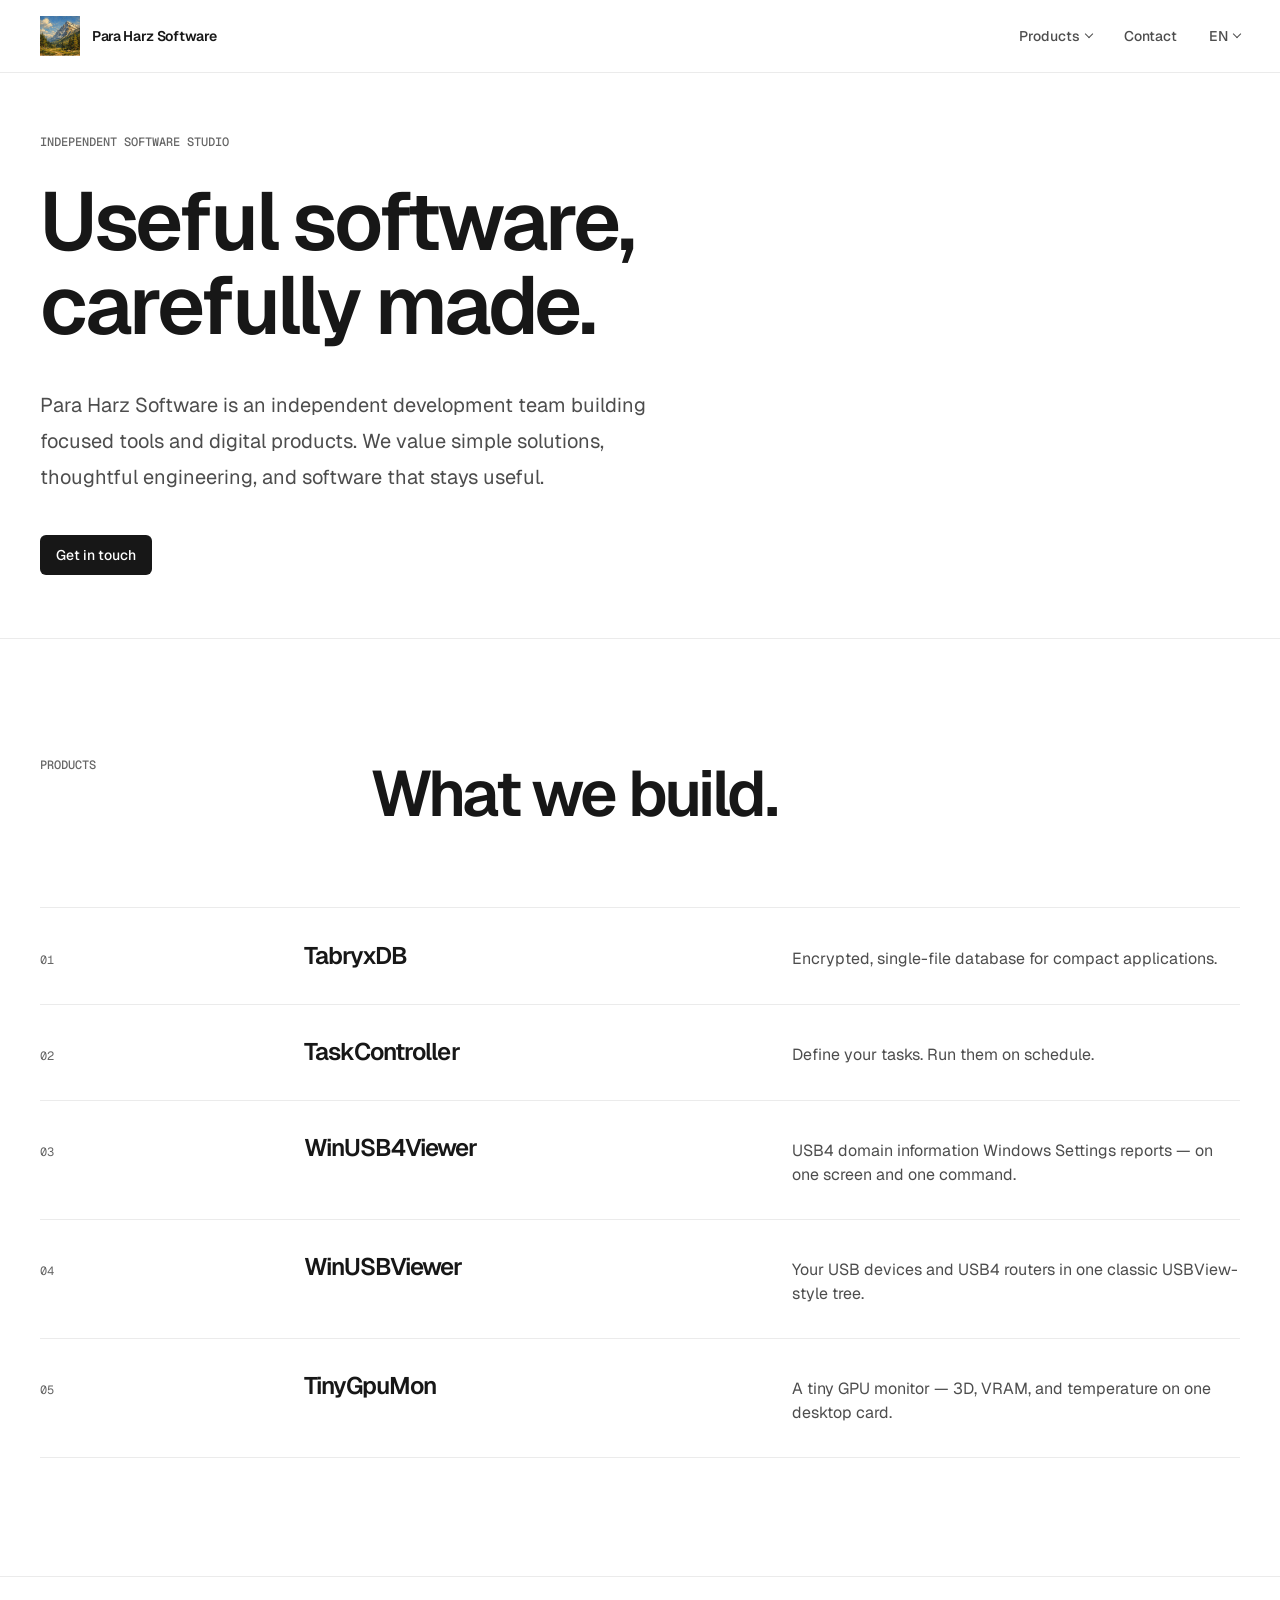
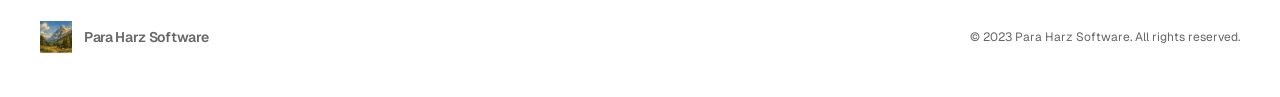
<file: index.html>
<!doctype html>
<html lang="en">
<head>
  <meta charset="UTF-8">
  <meta name="viewport" content="width=device-width, initial-scale=1.0">
  <meta name="description" content="Para Harz Software is an independent team building focused, dependable software.">
  <title>Para Harz Software — Independent software studio</title>
  <link rel="icon" type="image/x-icon" href="favicon.ico">
  <link rel="apple-touch-icon" href="images/Logo.PNG">
  <link rel="preconnect" href="https://fonts.googleapis.com">
  <link rel="preconnect" href="https://fonts.gstatic.com" crossorigin>
  <link href="https://fonts.googleapis.com/css2?family=Geist+Mono:wght@400;500&family=Geist:wght@400;500;600&display=swap" rel="stylesheet">
  <link rel="stylesheet" href="style.css">
</head>
<body>
  <header class="site-header">
    <nav class="nav container" aria-label="Main navigation">
      <a class="brand" href="#top" aria-label="Para Harz Software home">
        <img src="images/Logo.PNG" alt="" width="40" height="40">
        <span>Para Harz Software</span>
      </a>

      <button class="menu-toggle" type="button" aria-expanded="false" aria-controls="nav-links">
        <span class="sr-only">Open navigation menu</span>
        <span></span>
        <span></span>
      </button>

      <div class="nav-links" id="nav-links">
        <div class="nav-dropdown">
          <button class="dropdown-toggle" type="button" aria-expanded="false" aria-controls="products-menu">
            Products
            <span class="dropdown-chevron" aria-hidden="true"></span>
          </button>
          <div class="dropdown-menu" id="products-menu">
            <a href="products/tabryxdb.html">TabryxDB</a>
            <a href="products/taskcontroller.html">TaskController</a>
            <a href="products/winusb4viewer.html">WinUSB4Viewer</a>
            <a href="products/winusbviewer.html">WinUSBViewer</a>
            <a href="products/tinygpumon.html">TinyGpuMon</a>
          </div>
        </div>
        <a href="mailto:hello@paraharz.com">Contact</a>
        <div class="nav-dropdown language-dropdown">
          <button class="dropdown-toggle" type="button" aria-expanded="false" aria-controls="language-menu">
            EN
            <span class="dropdown-chevron" aria-hidden="true"></span>
          </button>
          <div class="dropdown-menu" id="language-menu">
            <a href="index.html" lang="en" aria-current="page">English</a>
            <a href="de.html" lang="de">Deutsch</a>
          </div>
        </div>
      </div>
    </nav>
  </header>

  <main id="top">
    <section class="hero container">
      <p class="eyebrow">INDEPENDENT SOFTWARE STUDIO</p>
      <h1>Useful software,<br>carefully made.</h1>
      <p class="hero-copy">
        Para Harz Software is an independent development team building focused tools and
        digital products. We value simple solutions, thoughtful engineering, and software that stays useful.
      </p>
      <div class="hero-actions">
        <a class="button button-primary" href="mailto:hello@paraharz.com">Get in touch</a>
      </div>
    </section>

    <section class="section" id="products">
      <div class="container">
        <div class="section-heading">
          <p class="section-label">PRODUCTS</p>
          <h2>What we build.</h2>
        </div>
        <div class="service-list">
          <a class="service-row" href="products/tabryxdb.html">
            <span class="service-number">01</span>
            <h3>TabryxDB</h3>
            <p>Encrypted, single-file database for compact applications.</p>
          </a>
          <a class="service-row" href="products/taskcontroller.html">
            <span class="service-number">02</span>
            <h3>TaskController</h3>
            <p>Define your tasks. Run them on schedule.</p>
          </a>
          <a class="service-row" href="products/winusb4viewer.html">
            <span class="service-number">03</span>
            <h3>WinUSB4Viewer</h3>
            <p>USB4 domain information Windows Settings reports — on one screen and one command.</p>
          </a>
          <a class="service-row" href="products/winusbviewer.html">
            <span class="service-number">04</span>
            <h3>WinUSBViewer</h3>
            <p>Your USB devices and USB4 routers in one classic USBView-style tree.</p>
          </a>
          <a class="service-row" href="products/tinygpumon.html">
            <span class="service-number">05</span>
            <h3>TinyGpuMon</h3>
            <p>A tiny GPU monitor — 3D, VRAM, and temperature on one desktop card.</p>
          </a>
        </div>
      </div>
    </section>

  </main>

  <footer class="site-footer">
    <div class="container footer-inner">
      <div class="footer-brand">
        <img src="images/Logo.PNG" alt="" width="32" height="32">
        <span>Para Harz Software</span>
      </div>
      <p>© 2023 Para Harz Software. All rights reserved.</p>
    </div>
  </footer>

  <script src="main.js"></script>
</body>
</html>
</file>
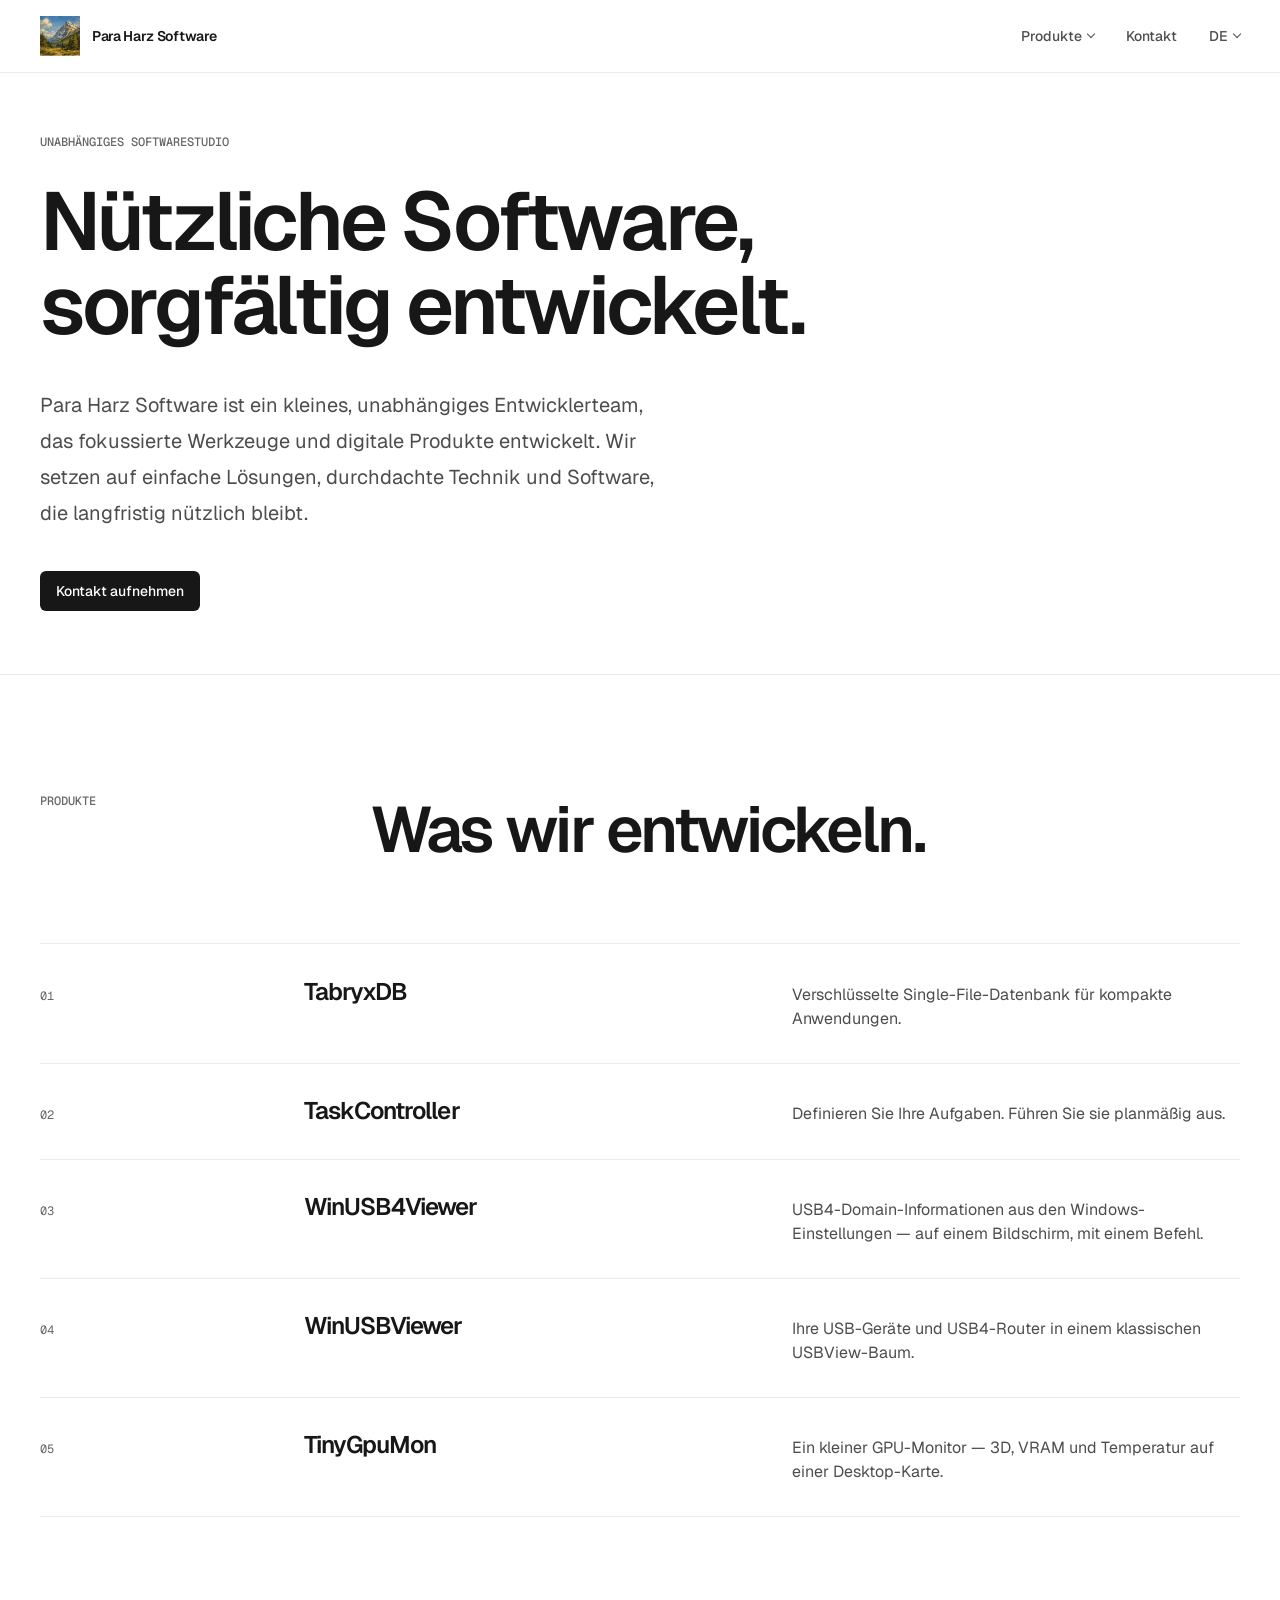
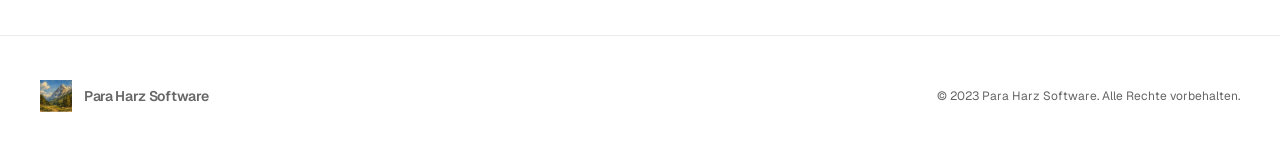
<file: de.html>
<!doctype html>
<html lang="de">
<head>
  <meta charset="UTF-8">
  <meta name="viewport" content="width=device-width, initial-scale=1.0">
  <meta name="description" content="Para Harz Software ist ein kleines, unabhängiges Team, das fokussierte und zuverlässige Software entwickelt.">
  <title>Para Harz Software — Unabhängiges Softwarestudio</title>
  <link rel="icon" type="image/x-icon" href="favicon.ico">
  <link rel="apple-touch-icon" href="images/Logo.PNG">
  <link rel="preconnect" href="https://fonts.googleapis.com">
  <link rel="preconnect" href="https://fonts.gstatic.com" crossorigin>
  <link href="https://fonts.googleapis.com/css2?family=Geist+Mono:wght@400;500&family=Geist:wght@400;500;600&display=swap" rel="stylesheet">
  <link rel="stylesheet" href="style.css">
</head>
<body>
  <header class="site-header">
    <nav class="nav container" aria-label="Hauptnavigation">
      <a class="brand" href="#top" aria-label="Para Harz Software Startseite">
        <img src="images/Logo.PNG" alt="" width="40" height="40">
        <span>Para Harz Software</span>
      </a>

      <button class="menu-toggle" type="button" aria-expanded="false" aria-controls="nav-links">
        <span class="sr-only">Navigationsmenü öffnen</span>
        <span></span>
        <span></span>
      </button>

      <div class="nav-links" id="nav-links">
        <div class="nav-dropdown">
          <button class="dropdown-toggle" type="button" aria-expanded="false" aria-controls="products-menu">
            Produkte
            <span class="dropdown-chevron" aria-hidden="true"></span>
          </button>
          <div class="dropdown-menu" id="products-menu">
            <a href="products/tabryxdb.html">TabryxDB</a>
            <a href="products/taskcontroller.html">TaskController</a>
            <a href="products/winusb4viewer.html">WinUSB4Viewer</a>
            <a href="products/winusbviewer.html">WinUSBViewer</a>
            <a href="products/tinygpumon.html">TinyGpuMon</a>
          </div>
        </div>
        <a href="mailto:hello@paraharz.com">Kontakt</a>
        <div class="nav-dropdown language-dropdown">
          <button class="dropdown-toggle" type="button" aria-expanded="false" aria-controls="language-menu">
            DE
            <span class="dropdown-chevron" aria-hidden="true"></span>
          </button>
          <div class="dropdown-menu" id="language-menu">
            <a href="index.html" lang="en">English</a>
            <a href="de.html" lang="de" aria-current="page">Deutsch</a>
          </div>
        </div>
      </div>
    </nav>
  </header>

  <main id="top">
    <section class="hero container">
      <p class="eyebrow">UNABHÄNGIGES SOFTWARESTUDIO</p>
      <h1>Nützliche Software,<br>sorgfältig entwickelt.</h1>
      <p class="hero-copy">
        Para Harz Software ist ein kleines, unabhängiges Entwicklerteam, das fokussierte Werkzeuge
        und digitale Produkte entwickelt. Wir setzen auf einfache Lösungen, durchdachte Technik und
        Software, die langfristig nützlich bleibt.
      </p>
      <div class="hero-actions">
        <a class="button button-primary" href="mailto:hello@paraharz.com">Kontakt aufnehmen</a>
      </div>
    </section>

    <section class="section" id="produkte">
      <div class="container">
        <div class="section-heading">
          <p class="section-label">PRODUKTE</p>
          <h2>Was wir entwickeln.</h2>
        </div>
        <div class="service-list">
          <a class="service-row" href="products/tabryxdb.html">
            <span class="service-number">01</span>
            <h3>TabryxDB</h3>
            <p>Verschlüsselte Single-File-Datenbank für kompakte Anwendungen.</p>
          </a>
          <a class="service-row" href="products/taskcontroller.html">
            <span class="service-number">02</span>
            <h3>TaskController</h3>
            <p>Definieren Sie Ihre Aufgaben. Führen Sie sie planmäßig aus.</p>
          </a>
          <a class="service-row" href="products/winusb4viewer.html">
            <span class="service-number">03</span>
            <h3>WinUSB4Viewer</h3>
            <p>USB4-Domain-Informationen aus den Windows-Einstellungen — auf einem Bildschirm, mit einem Befehl.</p>
          </a>
          <a class="service-row" href="products/winusbviewer.html">
            <span class="service-number">04</span>
            <h3>WinUSBViewer</h3>
            <p>Ihre USB-Geräte und USB4-Router in einem klassischen USBView-Baum.</p>
          </a>
          <a class="service-row" href="products/tinygpumon.html">
            <span class="service-number">05</span>
            <h3>TinyGpuMon</h3>
            <p>Ein kleiner GPU-Monitor — 3D, VRAM und Temperatur auf einer Desktop-Karte.</p>
          </a>
        </div>
      </div>
    </section>
  </main>

  <footer class="site-footer">
    <div class="container footer-inner">
      <div class="footer-brand">
        <img src="images/Logo.PNG" alt="" width="32" height="32">
        <span>Para Harz Software</span>
      </div>
      <p>© 2023 Para Harz Software. Alle Rechte vorbehalten.</p>
    </div>
  </footer>

  <script src="main.js"></script>
</body>
</html>
</file>
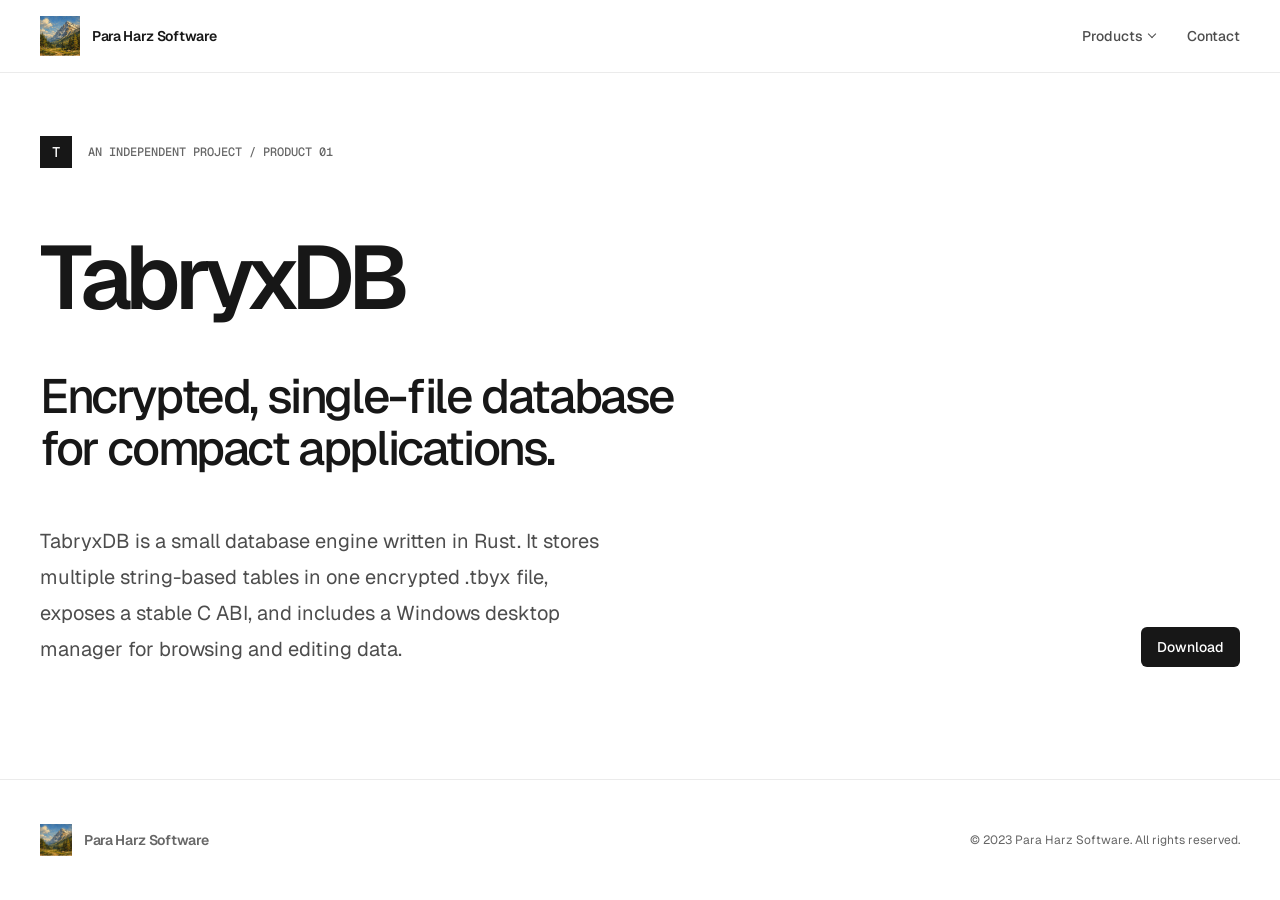
<file: products/tabryxdb.html>
<!doctype html>
<html lang="en">
<head>
  <meta charset="UTF-8">
  <meta name="viewport" content="width=device-width, initial-scale=1.0">
  <meta name="description" content="TabryxDB is an encrypted, single-file database for compact embedded applications.">
  <title>TabryxDB — Para Harz Software</title>
  <link rel="icon" type="image/x-icon" href="../favicon.ico">
  <link rel="apple-touch-icon" href="../images/Logo.PNG">
  <link rel="preconnect" href="https://fonts.googleapis.com">
  <link rel="preconnect" href="https://fonts.gstatic.com" crossorigin>
  <link href="https://fonts.googleapis.com/css2?family=Geist+Mono:wght@400;500&family=Geist:wght@400;500;600&display=swap" rel="stylesheet">
  <link rel="stylesheet" href="../style.css">
</head>
<body>
  <header class="site-header">
    <nav class="nav container" aria-label="Main navigation">
      <a class="brand" href="../index.html" aria-label="Para Harz Software home">
        <img src="../images/Logo.PNG" alt="" width="40" height="40">
        <span>Para Harz Software</span>
      </a>

      <button class="menu-toggle" type="button" aria-expanded="false" aria-controls="nav-links">
        <span class="sr-only">Open navigation menu</span>
        <span></span>
        <span></span>
      </button>

      <div class="nav-links" id="nav-links">
        <div class="nav-dropdown">
          <button class="dropdown-toggle" type="button" aria-expanded="false" aria-controls="products-menu">
            Products
            <span class="dropdown-chevron" aria-hidden="true"></span>
          </button>
          <div class="dropdown-menu" id="products-menu">
            <a href="tabryxdb.html" aria-current="page">TabryxDB</a>
            <a href="taskcontroller.html">TaskController</a>
            <a href="winusb4viewer.html">WinUSB4Viewer</a>
            <a href="winusbviewer.html">WinUSBViewer</a>
            <a href="tinygpumon.html">TinyGpuMon</a>
          </div>
        </div>
        <a href="mailto:hello@paraharz.com">Contact</a>
      </div>
    </nav>
  </header>

  <main id="top">
    <section class="product-hero container">
      <div class="product-identity">
        <span class="product-symbol" aria-hidden="true">T</span>
        <p>AN INDEPENDENT PROJECT / PRODUCT 01</p>
      </div>
      <h1>TabryxDB</h1>
      <p class="product-tagline">Encrypted, single-file database<br>for compact applications.</p>
      <div class="product-intro">
        <p>
          TabryxDB is a small database engine written in Rust. It stores multiple string-based
          tables in one encrypted .tbyx file, exposes a stable C ABI, and includes a Windows
          desktop manager for browsing and editing data.
        </p>
        <a class="button button-primary" href="https://github.com/ParaHarz/TabryxDB/releases" target="_blank" rel="noopener noreferrer">
          Download
        </a>
      </div>
    </section>
  </main>

  <footer class="site-footer">
    <div class="container footer-inner">
      <div class="footer-brand">
        <img src="../images/Logo.PNG" alt="" width="32" height="32">
        <span>Para Harz Software</span>
      </div>
      <p>© 2023 Para Harz Software. All rights reserved.</p>
    </div>
  </footer>

  <script src="../main.js"></script>
</body>
</html>
</file>
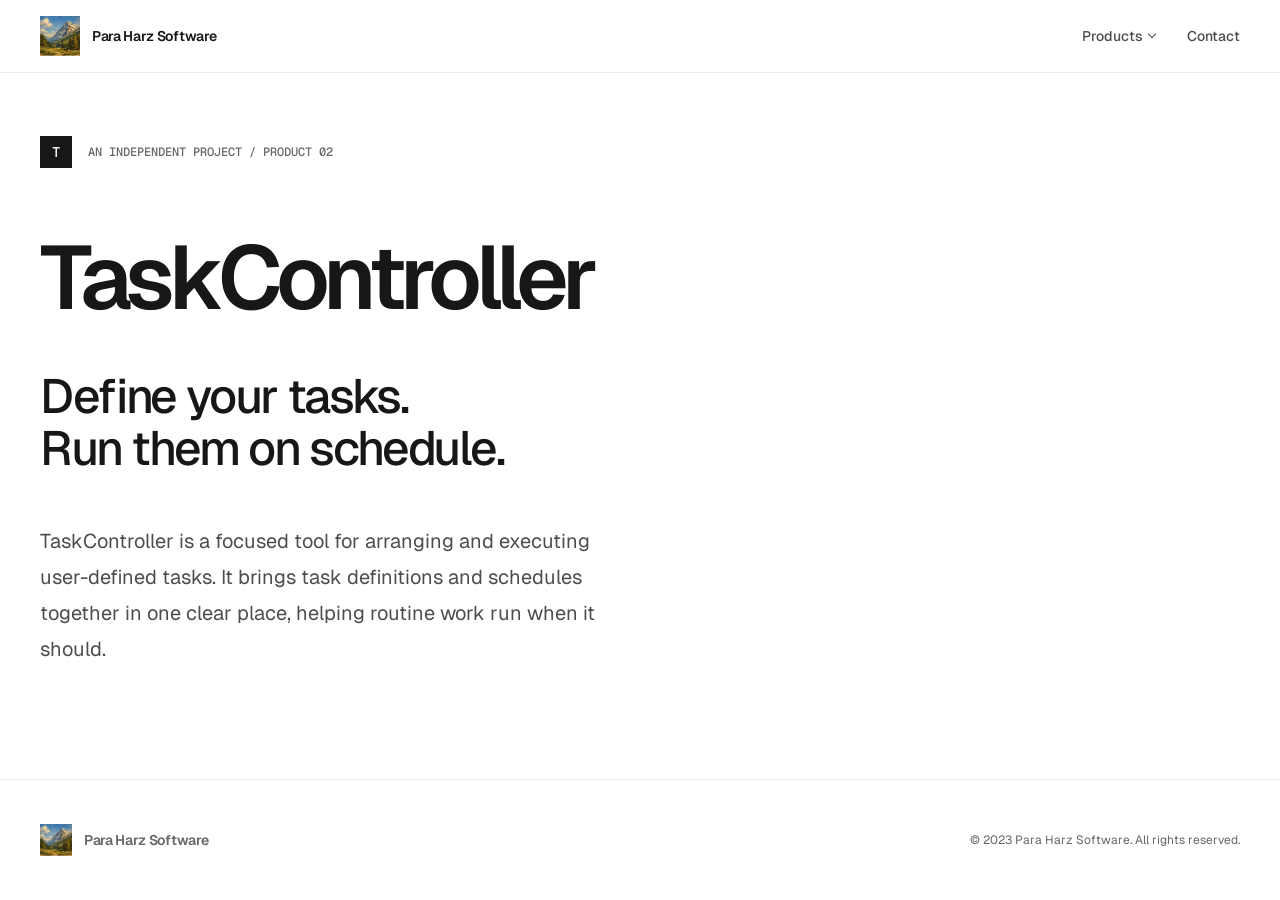
<file: products/taskcontroller.html>
<!doctype html>
<html lang="en">
<head>
  <meta charset="UTF-8">
  <meta name="viewport" content="width=device-width, initial-scale=1.0">
  <meta name="description" content="TaskController helps users schedule and execute their own defined tasks.">
  <title>TaskController — Para Harz Software</title>
  <link rel="icon" type="image/x-icon" href="../favicon.ico">
  <link rel="apple-touch-icon" href="../images/Logo.PNG">
  <link rel="preconnect" href="https://fonts.googleapis.com">
  <link rel="preconnect" href="https://fonts.gstatic.com" crossorigin>
  <link href="https://fonts.googleapis.com/css2?family=Geist+Mono:wght@400;500&family=Geist:wght@400;500;600&display=swap" rel="stylesheet">
  <link rel="stylesheet" href="../style.css">
</head>
<body>
  <header class="site-header">
    <nav class="nav container" aria-label="Main navigation">
      <a class="brand" href="../index.html" aria-label="Para Harz Software home">
        <img src="../images/Logo.PNG" alt="" width="40" height="40">
        <span>Para Harz Software</span>
      </a>

      <button class="menu-toggle" type="button" aria-expanded="false" aria-controls="nav-links">
        <span class="sr-only">Open navigation menu</span>
        <span></span>
        <span></span>
      </button>

      <div class="nav-links" id="nav-links">
        <div class="nav-dropdown">
          <button class="dropdown-toggle" type="button" aria-expanded="false" aria-controls="products-menu">
            Products
            <span class="dropdown-chevron" aria-hidden="true"></span>
          </button>
          <div class="dropdown-menu" id="products-menu">
            <a href="tabryxdb.html">TabryxDB</a>
            <a href="taskcontroller.html" aria-current="page">TaskController</a>
            <a href="winusb4viewer.html">WinUSB4Viewer</a>
            <a href="winusbviewer.html">WinUSBViewer</a>
            <a href="tinygpumon.html">TinyGpuMon</a>
          </div>
        </div>
        <a href="mailto:hello@paraharz.com">Contact</a>
      </div>
    </nav>
  </header>

  <main id="top">
    <section class="product-hero container">
      <div class="product-identity">
        <span class="product-symbol" aria-hidden="true">T</span>
        <p>AN INDEPENDENT PROJECT / PRODUCT 02</p>
      </div>
      <h1>TaskController</h1>
      <p class="product-tagline">Define your tasks.<br>Run them on schedule.</p>
      <div class="product-intro">
        <p>
          TaskController is a focused tool for arranging and executing user-defined tasks.
          It brings task definitions and schedules together in one clear place, helping routine
          work run when it should.
        </p>
      </div>
    </section>
  </main>

  <footer class="site-footer">
    <div class="container footer-inner">
      <div class="footer-brand">
        <img src="../images/Logo.PNG" alt="" width="32" height="32">
        <span>Para Harz Software</span>
      </div>
      <p>© 2023 Para Harz Software. All rights reserved.</p>
    </div>
  </footer>

  <script src="../main.js"></script>
</body>
</html>
</file>
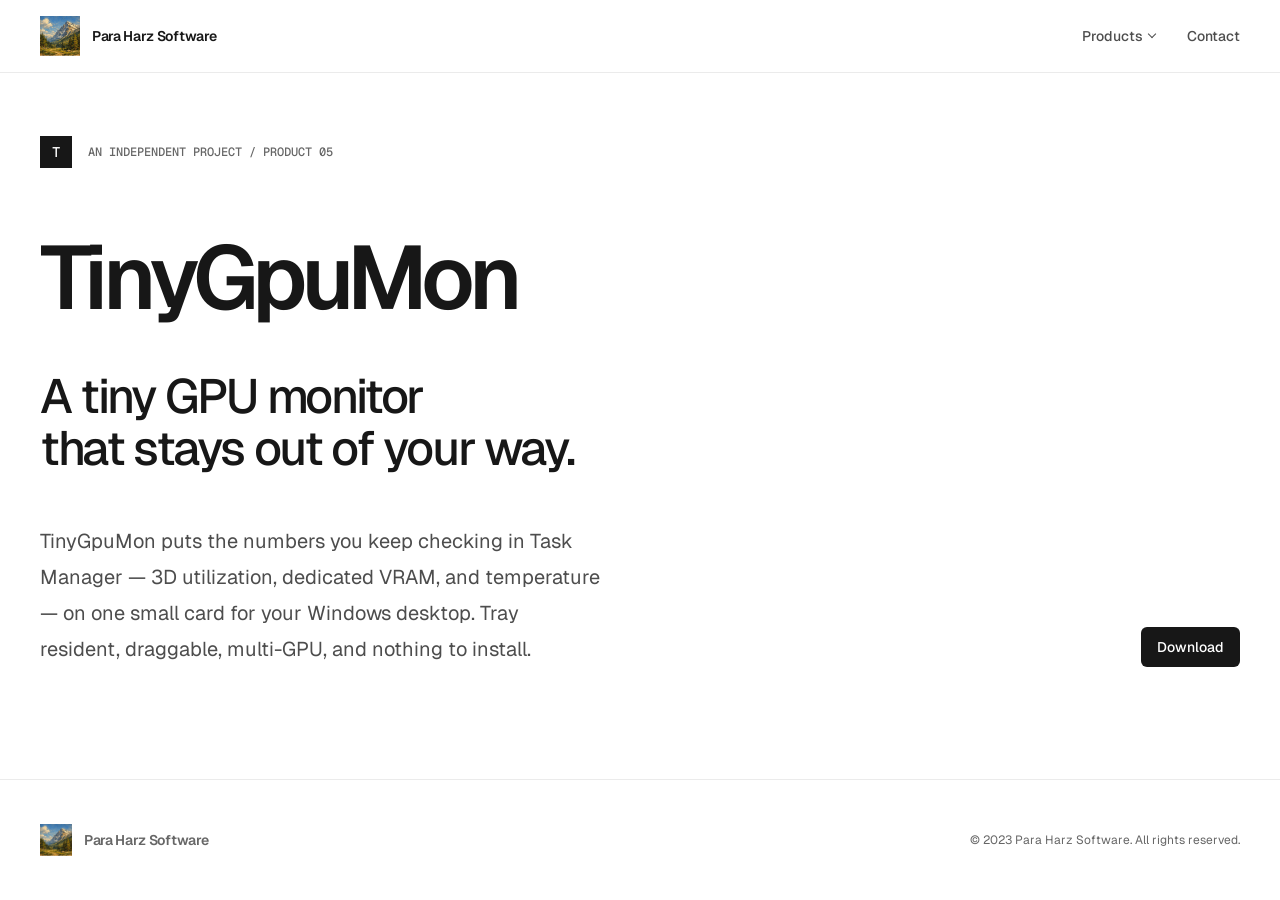
<file: products/tinygpumon.html>
<!doctype html>
<html lang="en">
<head>
  <meta charset="UTF-8">
  <meta name="viewport" content="width=device-width, initial-scale=1.0">
  <meta name="description" content="TinyGpuMon is a tiny, lightweight GPU monitor: 3D utilization, VRAM, and temperature on one small desktop card.">
  <title>TinyGpuMon — Para Harz Software</title>
  <link rel="icon" type="image/x-icon" href="../favicon.ico">
  <link rel="apple-touch-icon" href="../images/Logo.PNG">
  <link rel="preconnect" href="https://fonts.googleapis.com">
  <link rel="preconnect" href="https://fonts.gstatic.com" crossorigin>
  <link href="https://fonts.googleapis.com/css2?family=Geist+Mono:wght@400;500&family=Geist:wght@400;500;600&display=swap" rel="stylesheet">
  <link rel="stylesheet" href="../style.css">
</head>
<body>
  <header class="site-header">
    <nav class="nav container" aria-label="Main navigation">
      <a class="brand" href="../index.html" aria-label="Para Harz Software home">
        <img src="../images/Logo.PNG" alt="" width="40" height="40">
        <span>Para Harz Software</span>
      </a>

      <button class="menu-toggle" type="button" aria-expanded="false" aria-controls="nav-links">
        <span class="sr-only">Open navigation menu</span>
        <span></span>
        <span></span>
      </button>

      <div class="nav-links" id="nav-links">
        <div class="nav-dropdown">
          <button class="dropdown-toggle" type="button" aria-expanded="false" aria-controls="products-menu">
            Products
            <span class="dropdown-chevron" aria-hidden="true"></span>
          </button>
          <div class="dropdown-menu" id="products-menu">
            <a href="tabryxdb.html">TabryxDB</a>
            <a href="taskcontroller.html">TaskController</a>
            <a href="winusb4viewer.html">WinUSB4Viewer</a>
            <a href="winusbviewer.html">WinUSBViewer</a>
            <a href="tinygpumon.html" aria-current="page">TinyGpuMon</a>
          </div>
        </div>
        <a href="mailto:hello@paraharz.com">Contact</a>
      </div>
    </nav>
  </header>

  <main id="top">
    <section class="product-hero container">
      <div class="product-identity">
        <span class="product-symbol" aria-hidden="true">T</span>
        <p>AN INDEPENDENT PROJECT / PRODUCT 05</p>
      </div>
      <h1>TinyGpuMon</h1>
      <p class="product-tagline">A tiny GPU monitor<br>that stays out of your way.</p>
      <div class="product-intro">
        <p>
          TinyGpuMon puts the numbers you keep checking in Task Manager — 3D utilization,
          dedicated VRAM, and temperature — on one small card for your Windows desktop.
          Tray resident, draggable, multi-GPU, and nothing to install.
        </p>
        <a class="button button-primary" href="https://github.com/ParaHarz/TinyGpuMon/releases" target="_blank" rel="noopener noreferrer">
          Download
        </a>
      </div>
    </section>
  </main>

  <footer class="site-footer">
    <div class="container footer-inner">
      <div class="footer-brand">
        <img src="../images/Logo.PNG" alt="" width="32" height="32">
        <span>Para Harz Software</span>
      </div>
      <p>© 2023 Para Harz Software. All rights reserved.</p>
    </div>
  </footer>

  <script src="../main.js"></script>
</body>
</html>
</file>
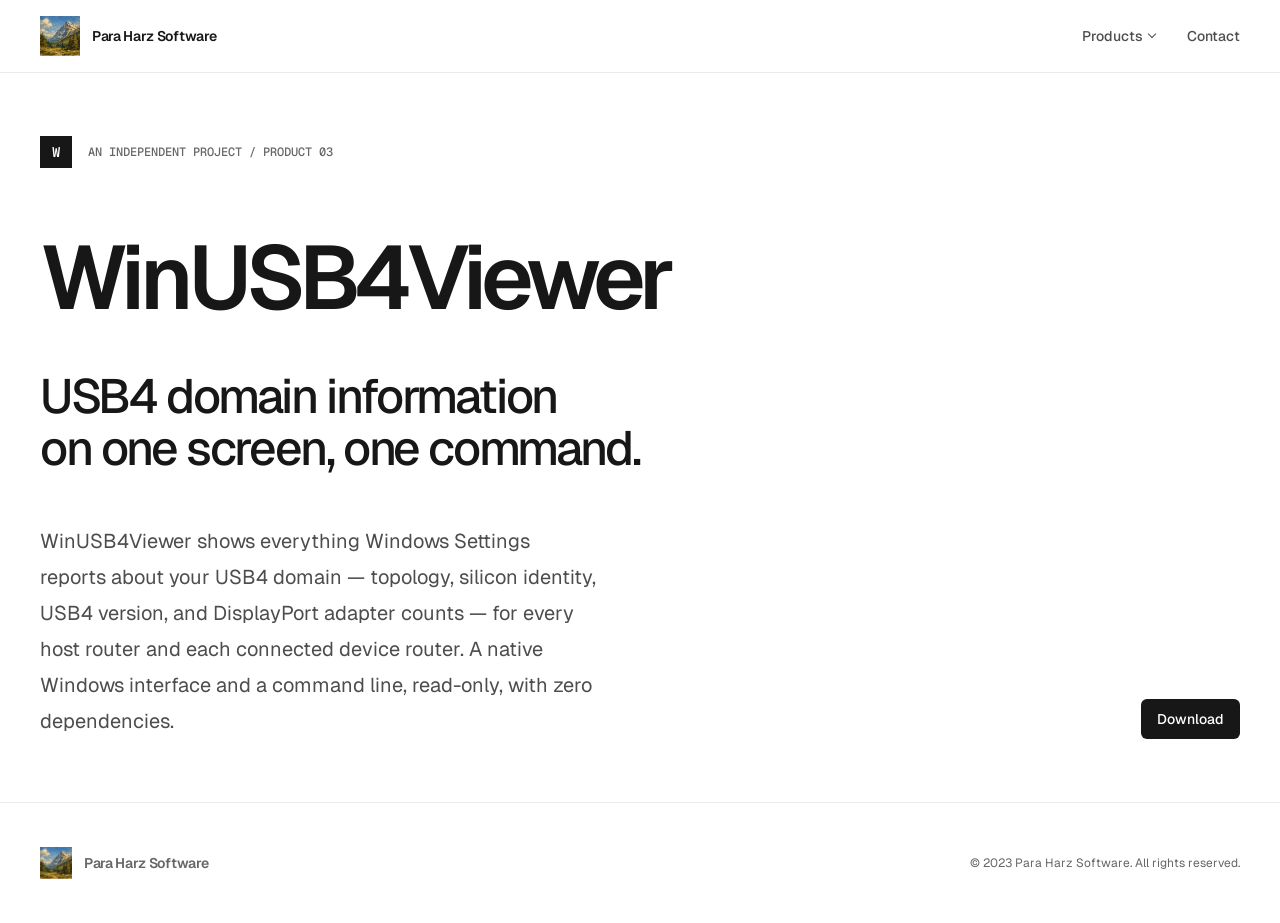
<file: products/winusb4viewer.html>
<!doctype html>
<html lang="en">
<head>
  <meta charset="UTF-8">
  <meta name="viewport" content="width=device-width, initial-scale=1.0">
  <meta name="description" content="WinUSB4Viewer shows the USB4 domain information Windows Settings reports — on one screen and on one command.">
  <title>WinUSB4Viewer — Para Harz Software</title>
  <link rel="icon" type="image/x-icon" href="../favicon.ico">
  <link rel="apple-touch-icon" href="../images/Logo.PNG">
  <link rel="preconnect" href="https://fonts.googleapis.com">
  <link rel="preconnect" href="https://fonts.gstatic.com" crossorigin>
  <link href="https://fonts.googleapis.com/css2?family=Geist+Mono:wght@400;500&family=Geist:wght@400;500;600&display=swap" rel="stylesheet">
  <link rel="stylesheet" href="../style.css">
</head>
<body>
  <header class="site-header">
    <nav class="nav container" aria-label="Main navigation">
      <a class="brand" href="../index.html" aria-label="Para Harz Software home">
        <img src="../images/Logo.PNG" alt="" width="40" height="40">
        <span>Para Harz Software</span>
      </a>

      <button class="menu-toggle" type="button" aria-expanded="false" aria-controls="nav-links">
        <span class="sr-only">Open navigation menu</span>
        <span></span>
        <span></span>
      </button>

      <div class="nav-links" id="nav-links">
        <div class="nav-dropdown">
          <button class="dropdown-toggle" type="button" aria-expanded="false" aria-controls="products-menu">
            Products
            <span class="dropdown-chevron" aria-hidden="true"></span>
          </button>
          <div class="dropdown-menu" id="products-menu">
            <a href="tabryxdb.html">TabryxDB</a>
            <a href="taskcontroller.html">TaskController</a>
            <a href="winusb4viewer.html" aria-current="page">WinUSB4Viewer</a>
            <a href="winusbviewer.html">WinUSBViewer</a>
            <a href="tinygpumon.html">TinyGpuMon</a>
          </div>
        </div>
        <a href="mailto:hello@paraharz.com">Contact</a>
      </div>
    </nav>
  </header>

  <main id="top">
    <section class="product-hero container">
      <div class="product-identity">
        <span class="product-symbol" aria-hidden="true">W</span>
        <p>AN INDEPENDENT PROJECT / PRODUCT 03</p>
      </div>
      <h1>WinUSB4Viewer</h1>
      <p class="product-tagline">USB4 domain information<br>on one screen, one command.</p>
      <div class="product-intro">
        <p>
          WinUSB4Viewer shows everything Windows Settings reports about your USB4 domain —
          topology, silicon identity, USB4 version, and DisplayPort adapter counts — for every
          host router and each connected device router. A native Windows interface and a command
          line, read-only, with zero dependencies.
        </p>
        <a class="button button-primary" href="https://github.com/ParaHarz/WinUSB4Viewer/releases" target="_blank" rel="noopener noreferrer">
          Download
        </a>
      </div>
    </section>
  </main>

  <footer class="site-footer">
    <div class="container footer-inner">
      <div class="footer-brand">
        <img src="../images/Logo.PNG" alt="" width="32" height="32">
        <span>Para Harz Software</span>
      </div>
      <p>© 2023 Para Harz Software. All rights reserved.</p>
    </div>
  </footer>

  <script src="../main.js"></script>
</body>
</html>
</file>
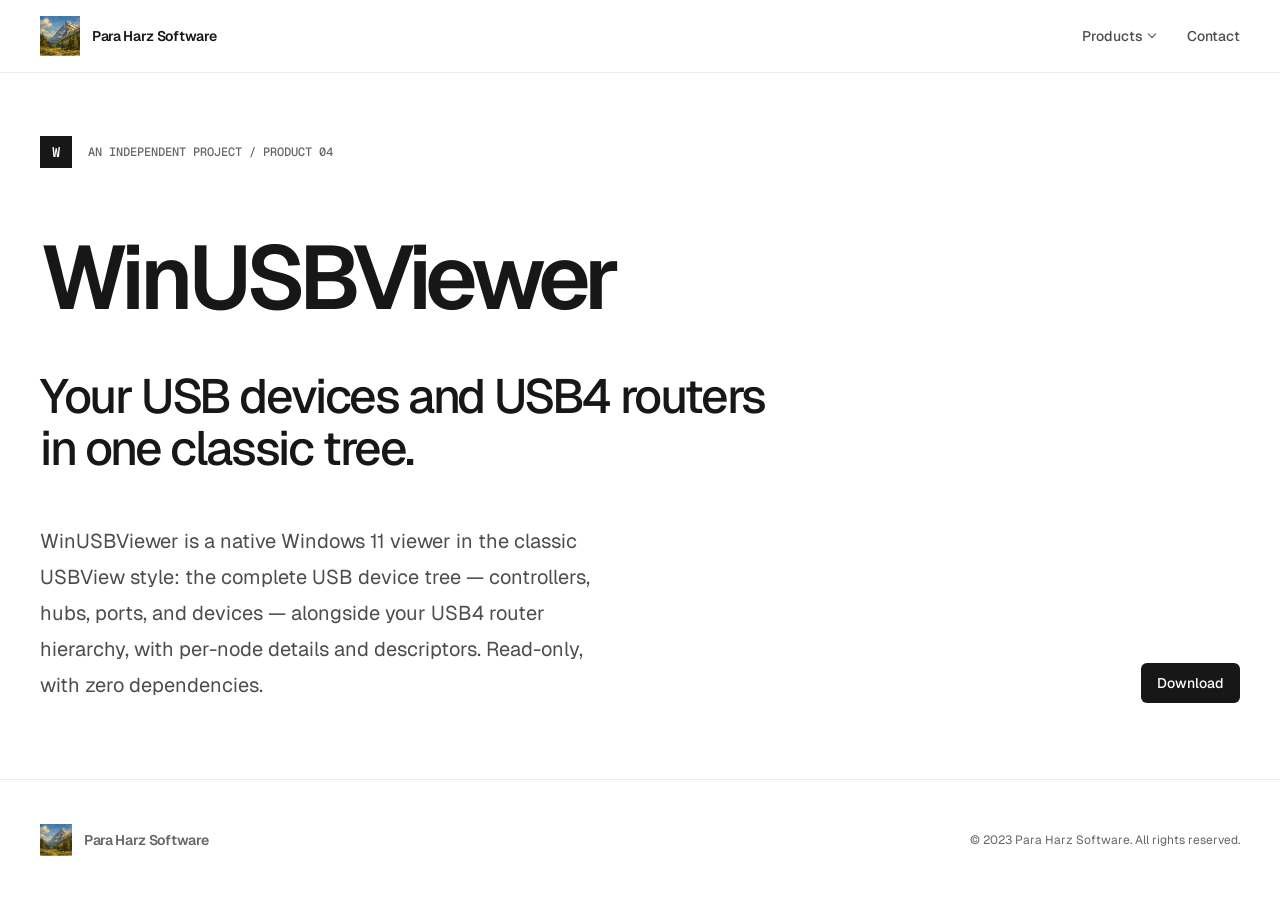
<file: products/winusbviewer.html>
<!doctype html>
<html lang="en">
<head>
  <meta charset="UTF-8">
  <meta name="viewport" content="width=device-width, initial-scale=1.0">
  <meta name="description" content="WinUSBViewer is a classic USBView-style tree of your USB devices and USB4 routers — on one screen.">
  <title>WinUSBViewer — Para Harz Software</title>
  <link rel="icon" type="image/x-icon" href="../favicon.ico">
  <link rel="apple-touch-icon" href="../images/Logo.PNG">
  <link rel="preconnect" href="https://fonts.googleapis.com">
  <link rel="preconnect" href="https://fonts.gstatic.com" crossorigin>
  <link href="https://fonts.googleapis.com/css2?family=Geist+Mono:wght@400;500&family=Geist:wght@400;500;600&display=swap" rel="stylesheet">
  <link rel="stylesheet" href="../style.css">
</head>
<body>
  <header class="site-header">
    <nav class="nav container" aria-label="Main navigation">
      <a class="brand" href="../index.html" aria-label="Para Harz Software home">
        <img src="../images/Logo.PNG" alt="" width="40" height="40">
        <span>Para Harz Software</span>
      </a>

      <button class="menu-toggle" type="button" aria-expanded="false" aria-controls="nav-links">
        <span class="sr-only">Open navigation menu</span>
        <span></span>
        <span></span>
      </button>

      <div class="nav-links" id="nav-links">
        <div class="nav-dropdown">
          <button class="dropdown-toggle" type="button" aria-expanded="false" aria-controls="products-menu">
            Products
            <span class="dropdown-chevron" aria-hidden="true"></span>
          </button>
          <div class="dropdown-menu" id="products-menu">
            <a href="tabryxdb.html">TabryxDB</a>
            <a href="taskcontroller.html">TaskController</a>
            <a href="winusb4viewer.html">WinUSB4Viewer</a>
            <a href="winusbviewer.html" aria-current="page">WinUSBViewer</a>
            <a href="tinygpumon.html">TinyGpuMon</a>
          </div>
        </div>
        <a href="mailto:hello@paraharz.com">Contact</a>
      </div>
    </nav>
  </header>

  <main id="top">
    <section class="product-hero container">
      <div class="product-identity">
        <span class="product-symbol" aria-hidden="true">W</span>
        <p>AN INDEPENDENT PROJECT / PRODUCT 04</p>
      </div>
      <h1>WinUSBViewer</h1>
      <p class="product-tagline">Your USB devices and USB4 routers<br>in one classic tree.</p>
      <div class="product-intro">
        <p>
          WinUSBViewer is a native Windows 11 viewer in the classic USBView style: the complete
          USB device tree — controllers, hubs, ports, and devices — alongside your USB4 router
          hierarchy, with per-node details and descriptors. Read-only, with zero dependencies.
        </p>
        <a class="button button-primary" href="https://github.com/ParaHarz/WinUSBViewer/releases" target="_blank" rel="noopener noreferrer">
          Download
        </a>
      </div>
    </section>
  </main>

  <footer class="site-footer">
    <div class="container footer-inner">
      <div class="footer-brand">
        <img src="../images/Logo.PNG" alt="" width="32" height="32">
        <span>Para Harz Software</span>
      </div>
      <p>© 2023 Para Harz Software. All rights reserved.</p>
    </div>
  </footer>

  <script src="../main.js"></script>
</body>
</html>
</file>
<file: style.css>
:root {
  --color-primary: #171717;
  --color-background: #ffffff;
  --color-body: #4d4d4d;
  --color-muted: #666666;
  --color-line: #ebebeb;
  --color-focus: hsla(212, 100%, 48%, 1);
  --font-sans: "Geist", Arial, "Apple Color Emoji", "Segoe UI Emoji", "Segoe UI Symbol", sans-serif;
  --font-mono: "Geist Mono", ui-monospace, SFMono-Regular, "Roboto Mono", Menlo, Monaco, Consolas, monospace;
  --container: 1200px;
}

* {
  box-sizing: border-box;
}

html {
  scroll-behavior: smooth;
}

body {
  min-height: 100vh;
  min-height: 100svh;
  margin: 0;
  display: flex;
  flex-direction: column;
  background: var(--color-background);
  color: var(--color-primary);
  font-family: var(--font-sans);
  font-feature-settings: "liga" 1;
  -webkit-font-smoothing: antialiased;
}

main {
  flex: 1;
}

a {
  color: inherit;
  text-decoration: none;
}

button,
a {
  -webkit-tap-highlight-color: transparent;
}

a:focus-visible,
button:focus-visible {
  outline: 2px solid var(--color-focus);
  outline-offset: 3px;
}

.container {
  width: min(calc(100% - 64px), var(--container));
  margin-inline: auto;
}

.sr-only {
  position: absolute;
  width: 1px;
  height: 1px;
  padding: 0;
  margin: -1px;
  overflow: hidden;
  clip: rect(0, 0, 0, 0);
  white-space: nowrap;
  border: 0;
}

.site-header {
  position: sticky;
  top: 0;
  z-index: 20;
  background: rgba(255, 255, 255, 0.92);
  box-shadow: 0 1px 0 rgba(0, 0, 0, 0.08);
  backdrop-filter: blur(12px);
}

.nav {
  min-height: 72px;
  display: flex;
  align-items: center;
  justify-content: space-between;
}

.brand,
.footer-brand {
  display: inline-flex;
  align-items: center;
  gap: 12px;
  font-size: 14px;
  font-weight: 600;
  letter-spacing: -0.32px;
}

.brand img,
.footer-brand img {
  display: block;
  object-fit: cover;
}

.nav-links {
  display: flex;
  align-items: center;
  gap: 32px;
  font-size: 14px;
  font-weight: 500;
}

.nav-links > a:not(.nav-cta),
.dropdown-toggle {
  color: var(--color-body);
  transition: color 160ms ease;
}

.nav-links > a:not(.nav-cta):hover,
.dropdown-toggle:hover {
  color: var(--color-primary);
}

.nav-dropdown {
  position: relative;
}

.dropdown-toggle {
  padding: 0;
  border: 0;
  background: transparent;
  display: inline-flex;
  align-items: center;
  gap: 6px;
  font: inherit;
  cursor: pointer;
}

.dropdown-chevron {
  width: 6px;
  height: 6px;
  border-right: 1px solid currentColor;
  border-bottom: 1px solid currentColor;
  transform: translateY(-2px) rotate(45deg);
  transition: transform 160ms ease;
}

.dropdown-toggle[aria-expanded="true"] .dropdown-chevron {
  transform: translateY(2px) rotate(225deg);
}

.dropdown-menu {
  position: absolute;
  top: calc(100% + 16px);
  left: -16px;
  min-width: 184px;
  padding: 8px;
  display: none;
  background: var(--color-background);
  border-radius: 6px;
  box-shadow:
    0 0 0 1px rgba(0, 0, 0, 0.08),
    0 8px 24px rgba(0, 0, 0, 0.06);
}

.language-dropdown .dropdown-menu {
  right: -16px;
  left: auto;
  min-width: 144px;
}

.nav-dropdown.is-open .dropdown-menu {
  display: block;
}

.dropdown-menu a {
  display: block;
  padding: 10px 12px;
  border-radius: 4px;
  color: var(--color-primary);
  font-size: 14px;
  font-weight: 500;
}

.dropdown-menu a:hover {
  background: #fafafa;
}

.nav-cta,
.button-primary {
  display: inline-flex;
  align-items: center;
  justify-content: center;
  min-height: 40px;
  padding: 8px 16px;
  border-radius: 6px;
  background: var(--color-primary);
  color: var(--color-background);
  font-size: 14px;
  font-weight: 500;
  transition: background 160ms ease, transform 160ms ease;
}

.nav-cta:hover,
.button-primary:hover {
  background: #333333;
  transform: translateY(-1px);
}

.menu-toggle {
  display: none;
}

.hero {
  min-height: auto;
  padding-block: 64px;
  display: flex;
  flex-direction: column;
  justify-content: flex-start;
}

.eyebrow,
.section-label {
  margin: 0;
  color: var(--color-muted);
  font-family: var(--font-mono);
  font-size: 12px;
  font-weight: 500;
  line-height: 1;
  text-transform: uppercase;
}

.hero h1 {
  max-width: 1100px;
  margin: 32px 0 0;
  font-size: clamp(48px, 6.4vw, 88px);
  font-weight: 600;
  line-height: 1.02;
  letter-spacing: clamp(-4px, -0.04em, -2px);
}

.hero-copy {
  max-width: 620px;
  margin: 40px 0 0;
  color: var(--color-body);
  font-size: 20px;
  font-weight: 400;
  line-height: 1.8;
}

.hero-actions {
  display: flex;
  align-items: center;
  gap: 32px;
  margin-top: 40px;
}

.text-link {
  font-size: 14px;
  font-weight: 500;
}

.text-link span {
  display: inline-block;
  margin-left: 6px;
  transition: transform 160ms ease;
}

.text-link:hover span {
  transform: translateX(4px);
}

.hero-mark {
  margin-top: auto;
  padding-top: 80px;
  display: flex;
  justify-content: space-between;
  color: #808080;
  font-family: var(--font-mono);
  font-size: 12px;
  line-height: 1;
}

.section {
  padding-block: 120px;
  box-shadow: 0 -1px 0 rgba(0, 0, 0, 0.08);
  scroll-margin-top: 72px;
}

.statement {
  display: grid;
  grid-template-columns: 1fr 3fr;
  gap: 40px;
}

.statement-content {
  max-width: 780px;
}

.statement h2,
.section-heading h2,
.approach h2,
.contact h2 {
  margin: 0;
  font-size: clamp(40px, 5vw, 64px);
  font-weight: 600;
  line-height: 1.08;
  letter-spacing: -2.8px;
}

.statement-content p {
  max-width: 680px;
  margin: 40px 0 0;
  color: var(--color-body);
  font-size: 20px;
  line-height: 1.8;
}

.section-heading {
  display: grid;
  grid-template-columns: 1fr 3fr;
  gap: 40px;
  align-items: start;
  margin-bottom: 80px;
}

.service-list {
  box-shadow: 0 -1px 0 rgba(0, 0, 0, 0.08);
}

.service-row {
  display: grid;
  grid-template-columns: 1fr 2fr 2fr;
  gap: 40px;
  align-items: baseline;
  padding-block: 32px;
  box-shadow: 0 1px 0 rgba(0, 0, 0, 0.08);
}

.service-number {
  color: var(--color-muted);
  font-family: var(--font-mono);
  font-size: 12px;
}

.service-row h3 {
  margin: 0;
  font-size: 24px;
  font-weight: 600;
  line-height: 1.33;
  letter-spacing: -0.96px;
}

.service-row p {
  margin: 0;
  color: var(--color-body);
  font-size: 16px;
  line-height: 1.5;
}

a.service-row {
  color: inherit;
  text-decoration: none;
  transition: background 160ms ease;
}

a.service-row:hover {
  background: #fafafa;
}

.approach-grid {
  display: grid;
  grid-template-columns: 1fr 1fr;
  gap: 80px;
  margin-top: 80px;
}

.process-list {
  list-style: none;
  margin: 0;
  padding: 0;
  counter-reset: process;
  box-shadow: 0 -1px 0 rgba(0, 0, 0, 0.08);
}

.process-list li {
  display: grid;
  grid-template-columns: 1fr 2fr;
  gap: 32px;
  padding-block: 32px;
  box-shadow: 0 1px 0 rgba(0, 0, 0, 0.08);
}

.process-list span {
  font-size: 16px;
  font-weight: 600;
  letter-spacing: -0.32px;
}

.process-list p {
  margin: 0;
  color: var(--color-body);
  font-size: 16px;
  line-height: 1.5;
}

.contact-content {
  margin-top: 80px;
}

.contact-content a {
  display: inline-block;
  margin-top: 40px;
  color: var(--color-body);
  font-size: clamp(20px, 3vw, 32px);
  line-height: 1.25;
  letter-spacing: -1.28px;
  box-shadow: 0 1px 0 var(--color-body);
  transition: color 160ms ease;
}

.contact-content a:hover {
  color: var(--color-primary);
}

.site-footer {
  box-shadow: 0 -1px 0 rgba(0, 0, 0, 0.08);
}

.footer-inner {
  min-height: 120px;
  display: grid;
  grid-template-columns: 1fr auto;
  gap: 32px;
  align-items: center;
  color: var(--color-muted);
  font-size: 12px;
}

.footer-inner p {
  margin: 0;
}

.product-hero {
  min-height: auto;
  padding-block: 64px;
  display: flex;
  flex-direction: column;
  justify-content: flex-start;
}

.product-identity {
  display: flex;
  align-items: center;
  gap: 16px;
}

.product-symbol {
  width: 32px;
  height: 32px;
  display: inline-flex;
  align-items: center;
  justify-content: center;
  background: var(--color-primary);
  color: var(--color-background);
  font-family: var(--font-mono);
  font-size: 14px;
  font-weight: 500;
}

.product-identity p,
.product-status {
  margin: 0;
  color: var(--color-muted);
  font-family: var(--font-mono);
  font-size: 12px;
  font-weight: 500;
  line-height: 1;
}

.product-hero h1 {
  margin: 72px 0 0;
  font-size: clamp(48px, 7vw, 96px);
  font-weight: 600;
  line-height: 0.84;
  letter-spacing: -0.065em;
}

.product-tagline {
  margin: 56px 0 0;
  font-size: clamp(32px, 4vw, 48px);
  font-weight: 500;
  line-height: 1.08;
  letter-spacing: -2.4px;
}

.product-intro {
  margin-top: 48px;
  display: grid;
  grid-template-columns: minmax(0, 560px) auto;
  gap: 48px;
  align-items: end;
  justify-content: space-between;
}

.product-intro p {
  margin: 0;
  color: var(--color-body);
  font-size: 20px;
  line-height: 1.8;
}

.product-status {
  margin-top: auto;
  padding-top: 80px;
  display: flex;
  justify-content: space-between;
}

.product-overview {
  display: grid;
  grid-template-columns: 1fr 3fr;
  gap: 40px;
}

.product-overview-copy {
  max-width: 820px;
}

.product-overview h2,
.product-capabilities h2,
.product-contact h2 {
  margin: 0;
  font-size: clamp(40px, 5vw, 64px);
  font-weight: 600;
  line-height: 1.08;
  letter-spacing: -2.8px;
}

.product-overview-copy > p {
  max-width: 680px;
  margin: 40px 0 0;
  color: var(--color-body);
  font-size: 20px;
  line-height: 1.8;
}

.capability-list {
  display: grid;
  grid-template-columns: repeat(3, 1fr);
  box-shadow: 0 -1px 0 rgba(0, 0, 0, 0.08);
}

.capability-row {
  min-height: 320px;
  padding: 32px;
  display: flex;
  flex-direction: column;
  justify-content: space-between;
  box-shadow:
    1px 0 0 rgba(0, 0, 0, 0.08),
    0 1px 0 rgba(0, 0, 0, 0.08);
}

.capability-row:first-child {
  box-shadow:
    1px 0 0 rgba(0, 0, 0, 0.08),
    -1px 0 0 rgba(0, 0, 0, 0.08),
    0 1px 0 rgba(0, 0, 0, 0.08);
}

.capability-row > span {
  color: var(--color-muted);
  font-family: var(--font-mono);
  font-size: 12px;
}

.capability-row h3 {
  margin: 0;
  font-size: 24px;
  font-weight: 600;
  line-height: 1.33;
  letter-spacing: -0.96px;
}

.capability-row p {
  margin: 16px 0 0;
  color: var(--color-body);
  font-size: 16px;
  line-height: 1.5;
}

.product-principle {
  display: grid;
  grid-template-columns: 1fr 3fr;
  gap: 40px;
}

.product-principle blockquote {
  max-width: 880px;
  margin: 0;
  font-size: clamp(40px, 5vw, 64px);
  font-weight: 500;
  line-height: 1.15;
  letter-spacing: -2.8px;
}

.product-contact {
  display: grid;
  grid-template-columns: 1fr 3fr;
  gap: 40px;
}

.product-contact > div {
  max-width: 820px;
}

.product-contact a {
  display: inline-block;
  margin-top: 40px;
  color: var(--color-body);
  font-size: clamp(20px, 3vw, 32px);
  line-height: 1.25;
  letter-spacing: -1.28px;
  box-shadow: 0 1px 0 var(--color-body);
}

@media (max-width: 768px) {
  .container {
    width: min(calc(100% - 40px), var(--container));
  }

  .nav {
    min-height: 64px;
  }

  .menu-toggle {
    width: 40px;
    height: 40px;
    padding: 0;
    border: 0;
    border-radius: 50%;
    background: var(--color-background);
    box-shadow: 0 0 0 1px rgba(0, 0, 0, 0.08);
    display: flex;
    flex-direction: column;
    align-items: center;
    justify-content: center;
    gap: 5px;
    cursor: pointer;
  }

  .menu-toggle span:not(.sr-only) {
    width: 16px;
    height: 1px;
    background: var(--color-primary);
    transition: transform 160ms ease;
  }

  .menu-toggle[aria-expanded="true"] span:nth-last-child(2) {
    transform: translateY(3px) rotate(45deg);
  }

  .menu-toggle[aria-expanded="true"] span:last-child {
    transform: translateY(-3px) rotate(-45deg);
  }

  .nav-links {
    position: absolute;
    inset: 64px 0 auto;
    padding: 24px 20px 32px;
    display: none;
    flex-direction: column;
    align-items: stretch;
    gap: 8px;
    background: var(--color-background);
    box-shadow: 0 1px 0 rgba(0, 0, 0, 0.08);
  }

  .nav-links.is-open {
    display: flex;
  }

  .nav-links a {
    padding: 12px 0;
  }

  .nav-dropdown {
    width: 100%;
  }

  .dropdown-toggle {
    width: 100%;
    padding: 12px 0;
    justify-content: space-between;
  }

  .dropdown-menu {
    position: static;
    min-width: 0;
    margin: 0 0 4px;
    padding: 0 0 0 16px;
    border-radius: 0;
    box-shadow: none;
  }

  .dropdown-menu a {
    padding: 10px 0;
    color: var(--color-muted);
  }

  .dropdown-menu a:hover {
    background: transparent;
    color: var(--color-primary);
  }

  .nav-cta {
    margin-top: 8px;
  }

  .hero {
    min-height: auto;
    padding-block: 80px 48px;
  }

  .hero h1 {
    margin-top: 24px;
    font-size: clamp(40px, 10vw, 52px);
    line-height: 1.04;
    letter-spacing: -2px;
  }

  .hero-copy {
    margin-top: 32px;
    font-size: 18px;
    line-height: 1.56;
  }

  .hero-actions {
    align-items: flex-start;
    flex-direction: column;
    gap: 24px;
    margin-top: 32px;
  }

  .button-primary {
    width: 100%;
  }

  .hero-mark {
    padding-top: 64px;
  }

  .section {
    padding-block: 80px;
    scroll-margin-top: 64px;
  }

  .statement,
  .section-heading,
  .approach-grid {
    grid-template-columns: 1fr;
    gap: 48px;
  }

  .section-heading,
  .approach-grid,
  .contact-content {
    margin-top: 0;
    margin-bottom: 48px;
  }

  .statement h2,
  .section-heading h2,
  .approach h2,
  .contact h2 {
    font-size: 40px;
    letter-spacing: -2.4px;
  }

  .statement-content p {
    margin-top: 32px;
    font-size: 18px;
    line-height: 1.56;
  }

  .service-row {
    grid-template-columns: 40px 1fr;
    gap: 16px;
  }

  .service-row p {
    grid-column: 2;
  }

  .approach-grid {
    margin-top: 48px;
  }

  .process-list li {
    grid-template-columns: 80px 1fr;
    gap: 16px;
  }

  .contact-content {
    margin-top: 48px;
    margin-bottom: 0;
  }

  .footer-inner {
    min-height: auto;
    padding-block: 40px;
    grid-template-columns: 1fr;
    gap: 20px;
  }

  .product-hero {
    min-height: auto;
    padding-block: 64px 40px;
  }

  .product-hero h1 {
    margin-top: 56px;
    font-size: clamp(40px, 12vw, 56px);
  }

  .product-tagline {
    margin-top: 40px;
    font-size: 32px;
    letter-spacing: -1.28px;
  }

  .product-intro {
    margin-top: 32px;
    grid-template-columns: 1fr;
    gap: 32px;
    align-items: start;
  }

  .product-intro p {
    font-size: 18px;
    line-height: 1.56;
  }

  .product-status {
    padding-top: 64px;
  }

  .product-overview,
  .product-principle,
  .product-contact {
    grid-template-columns: 1fr;
    gap: 48px;
  }

  .product-overview h2,
  .product-capabilities h2,
  .product-contact h2,
  .product-principle blockquote {
    font-size: 40px;
    letter-spacing: -2.4px;
  }

  .product-overview-copy > p {
    margin-top: 32px;
    font-size: 18px;
    line-height: 1.56;
  }

  .capability-list {
    grid-template-columns: 1fr;
  }

  .capability-row,
  .capability-row:first-child {
    min-height: 240px;
    padding: 24px 0;
    box-shadow: 0 1px 0 rgba(0, 0, 0, 0.08);
  }
}

@media (max-width: 400px) {
  .container {
    width: min(calc(100% - 32px), var(--container));
  }

  .brand span {
    max-width: 130px;
  }

  .hero-mark span:nth-child(2) {
    display: none;
  }
}

@media (prefers-reduced-motion: reduce) {
  html {
    scroll-behavior: auto;
  }

  *,
  *::before,
  *::after {
    transition-duration: 0.01ms !important;
  }
}
</file>
